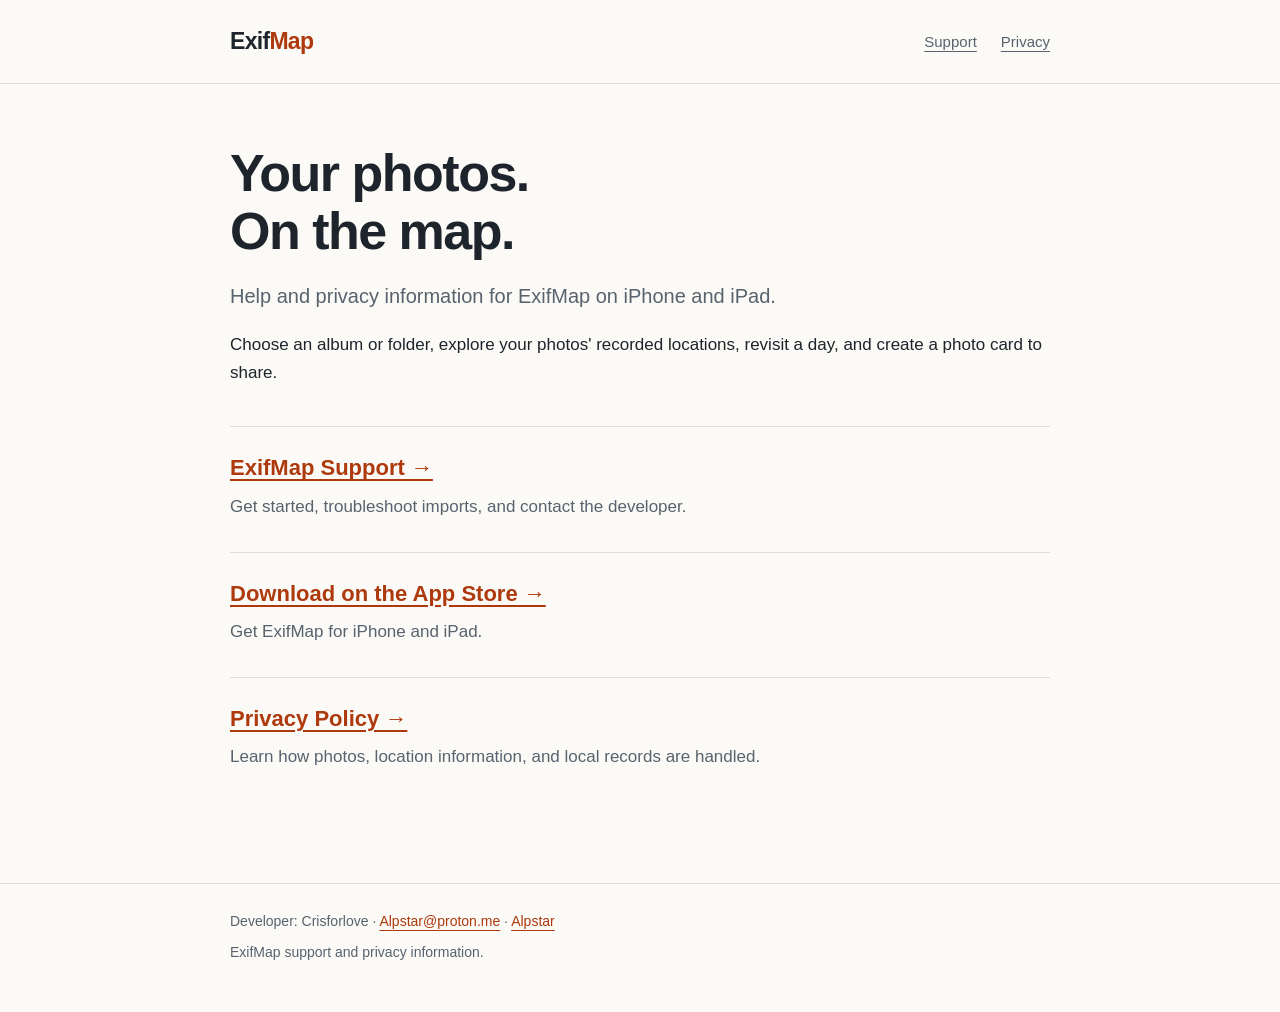
<file: index.html>
<!doctype html>
<html lang="en">
<head>
    <meta charset="utf-8">
    <meta name="viewport" content="width=device-width, initial-scale=1">
    <meta name="description" content="Official support and privacy information for ExifMap, a photo-location viewer for iPhone and iPad.">
    <title>ExifMap — Support &amp; Privacy</title>
    <link rel="stylesheet" href="styles.css">
    <link rel="icon" href="favicon.svg" type="image/svg+xml">
</head>
<body>
    <header><nav class="wrap" aria-label="Main navigation"><a class="brand" href="./">Exif<span>Map</span></a><div class="nav-links"><a href="support.html">Support</a><a href="privacy.html">Privacy</a></div></nav></header>
    <main class="wrap">
        <h1>Your photos.<br>On the map.</h1>
        <p class="intro">Help and privacy information for ExifMap on iPhone and iPad.</p>
        <p>Choose an album or folder, explore your photos' recorded locations, revisit a day, and create a photo card to share.</p>
        <ul class="home-links">
            <li><a href="support.html">ExifMap Support →</a><p>Get started, troubleshoot imports, and contact the developer.</p></li>
            <li><a href="https://apps.apple.com/app/id6824914892">Download on the App Store →</a><p>Get ExifMap for iPhone and iPad.</p></li>
        <li><a href="privacy.html">Privacy Policy →</a><p>Learn how photos, location information, and local records are handled.</p></li>
        </ul>
    </main>
    <footer><div class="wrap"><p>Developer: Crisforlove · <a href="mailto:Alpstar@proton.me">Alpstar@proton.me</a> · <a href="https://alpstar.dev">Alpstar</a></p><p>ExifMap support and privacy information.</p></div></footer>
</body>
</html>
</file>
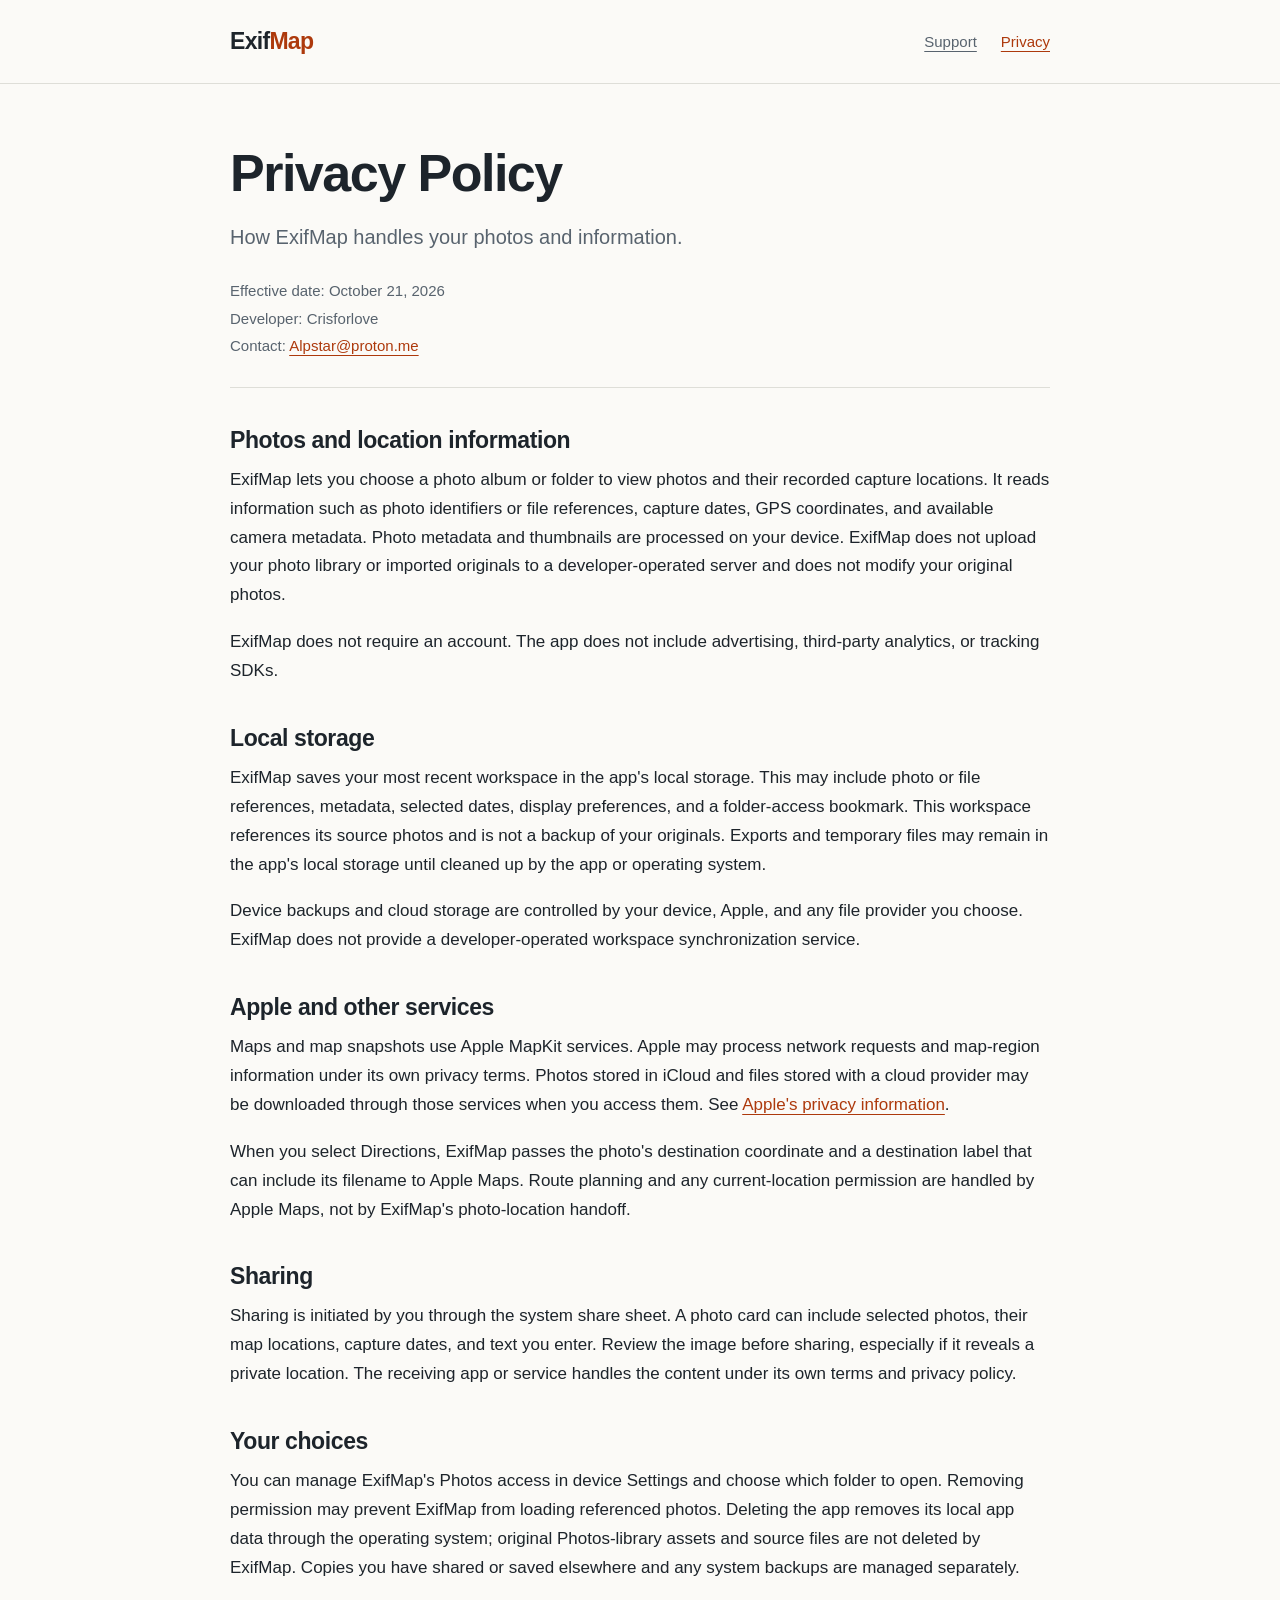
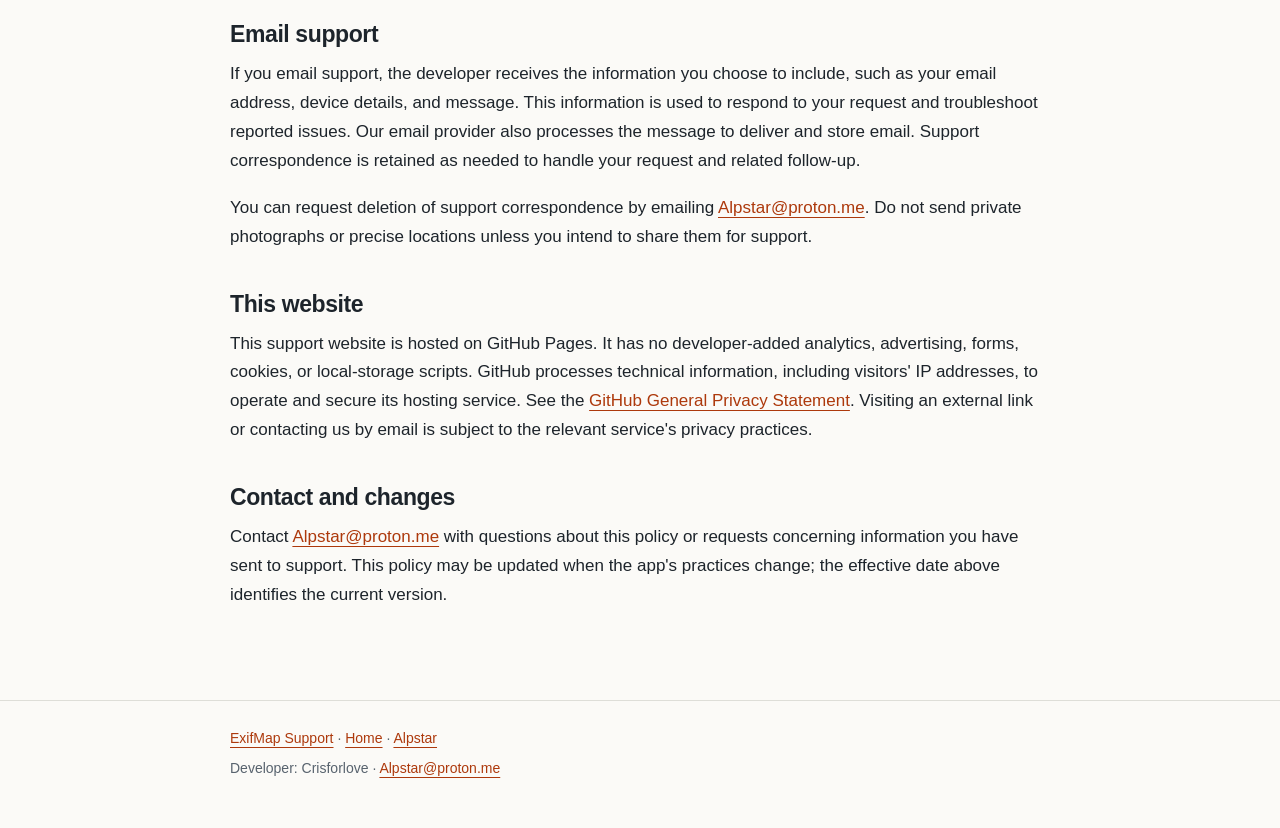
<file: privacy.html>
<!doctype html>
<html lang="en">
<head>
    <meta charset="utf-8">
    <meta name="viewport" content="width=device-width, initial-scale=1">
    <meta name="description" content="ExifMap privacy policy: on-device photo processing, local storage, Apple services, sharing, and contact information.">
    <title>Privacy Policy — ExifMap</title>
    <link rel="stylesheet" href="styles.css">
    <link rel="icon" href="favicon.svg" type="image/svg+xml">
</head>
<body>
    <header><nav class="wrap" aria-label="Main navigation"><a class="brand" href="./">Exif<span>Map</span></a><div class="nav-links"><a href="support.html">Support</a><a href="privacy.html" aria-current="page">Privacy</a></div></nav></header>
    <main class="wrap">
        <h1>Privacy Policy</h1>
        <p class="intro">How ExifMap handles your photos and information.</p>
        <div class="meta"><p>Effective date: October 21, 2026</p><p>Developer: Crisforlove</p><p>Contact: <a href="mailto:Alpstar@proton.me">Alpstar@proton.me</a></p></div>

        <h2>Photos and location information</h2>
        <p>ExifMap lets you choose a photo album or folder to view photos and their recorded capture locations. It reads information such as photo identifiers or file references, capture dates, GPS coordinates, and available camera metadata. Photo metadata and thumbnails are processed on your device. ExifMap does not upload your photo library or imported originals to a developer-operated server and does not modify your original photos.</p>
        <p>ExifMap does not require an account. The app does not include advertising, third-party analytics, or tracking SDKs.</p>

        <h2>Local storage</h2>
        <p>ExifMap saves your most recent workspace in the app's local storage. This may include photo or file references, metadata, selected dates, display preferences, and a folder-access bookmark. This workspace references its source photos and is not a backup of your originals. Exports and temporary files may remain in the app's local storage until cleaned up by the app or operating system.</p>
        <p>Device backups and cloud storage are controlled by your device, Apple, and any file provider you choose. ExifMap does not provide a developer-operated workspace synchronization service.</p>

        <h2>Apple and other services</h2>
        <p>Maps and map snapshots use Apple MapKit services. Apple may process network requests and map-region information under its own privacy terms. Photos stored in iCloud and files stored with a cloud provider may be downloaded through those services when you access them. See <a href="https://www.apple.com/legal/privacy/">Apple's privacy information</a>.</p>
        <p>When you select Directions, ExifMap passes the photo's destination coordinate and a destination label that can include its filename to Apple Maps. Route planning and any current-location permission are handled by Apple Maps, not by ExifMap's photo-location handoff.</p>

        <h2>Sharing</h2>
        <p>Sharing is initiated by you through the system share sheet. A photo card can include selected photos, their map locations, capture dates, and text you enter. Review the image before sharing, especially if it reveals a private location. The receiving app or service handles the content under its own terms and privacy policy.</p>

        <h2>Your choices</h2>
        <p>You can manage ExifMap's Photos access in device Settings and choose which folder to open. Removing permission may prevent ExifMap from loading referenced photos. Deleting the app removes its local app data through the operating system; original Photos-library assets and source files are not deleted by ExifMap. Copies you have shared or saved elsewhere and any system backups are managed separately.</p>

        <h2>Email support</h2>
        <p>If you email support, the developer receives the information you choose to include, such as your email address, device details, and message. This information is used to respond to your request and troubleshoot reported issues. Our email provider also processes the message to deliver and store email. Support correspondence is retained as needed to handle your request and related follow-up.</p>
        <p>You can request deletion of support correspondence by emailing <a href="mailto:Alpstar@proton.me">Alpstar@proton.me</a>. Do not send private photographs or precise locations unless you intend to share them for support.</p>

        <h2>This website</h2>
        <p>This support website is hosted on GitHub Pages. It has no developer-added analytics, advertising, forms, cookies, or local-storage scripts. GitHub processes technical information, including visitors' IP addresses, to operate and secure its hosting service. See the <a href="https://docs.github.com/en/site-policy/privacy-policies/github-general-privacy-statement">GitHub General Privacy Statement</a>. Visiting an external link or contacting us by email is subject to the relevant service's privacy practices.</p>

        <h2>Contact and changes</h2>
        <p>Contact <a href="mailto:Alpstar@proton.me">Alpstar@proton.me</a> with questions about this policy or requests concerning information you have sent to support. This policy may be updated when the app's practices change; the effective date above identifies the current version.</p>
    </main>
    <footer><div class="wrap"><p><a href="support.html">ExifMap Support</a> · <a href="./">Home</a> · <a href="https://alpstar.dev">Alpstar</a></p><p>Developer: Crisforlove · <a href="mailto:Alpstar@proton.me">Alpstar@proton.me</a></p></div></footer>
</body>
</html>
</file>
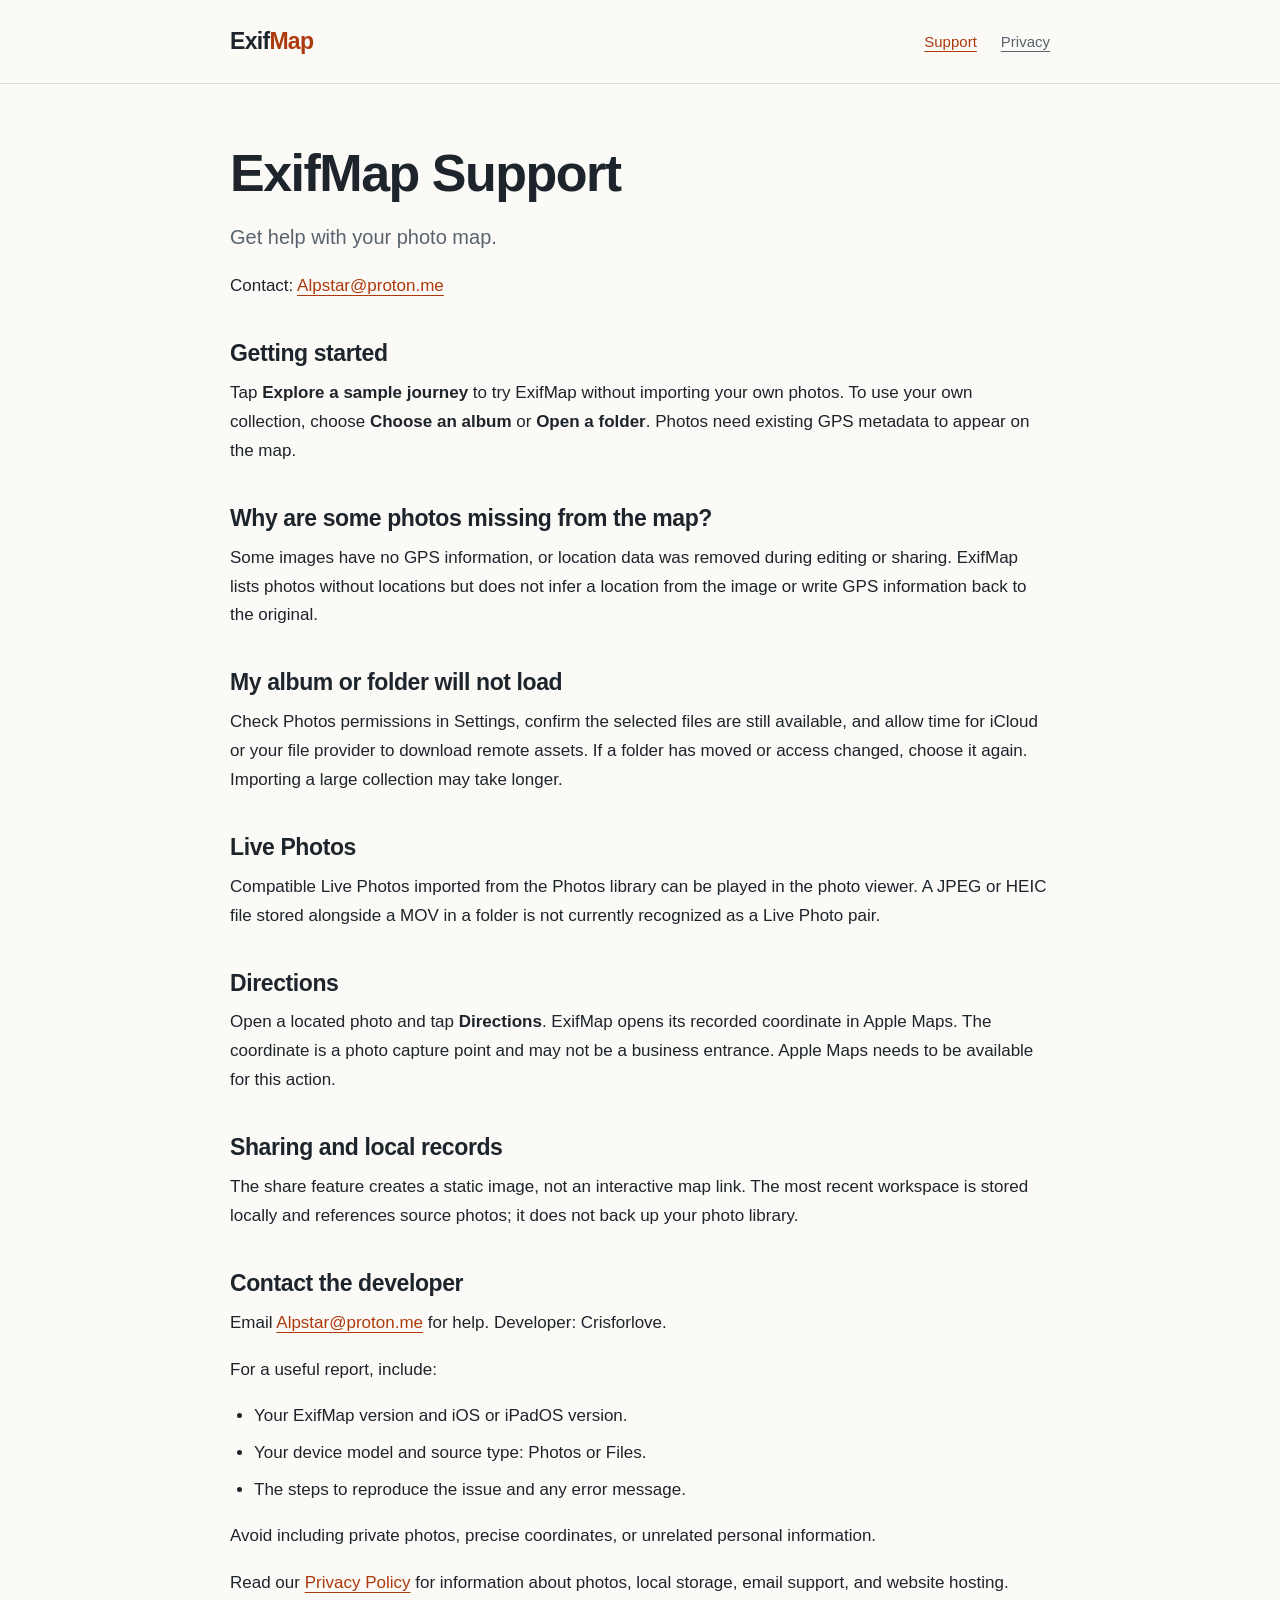
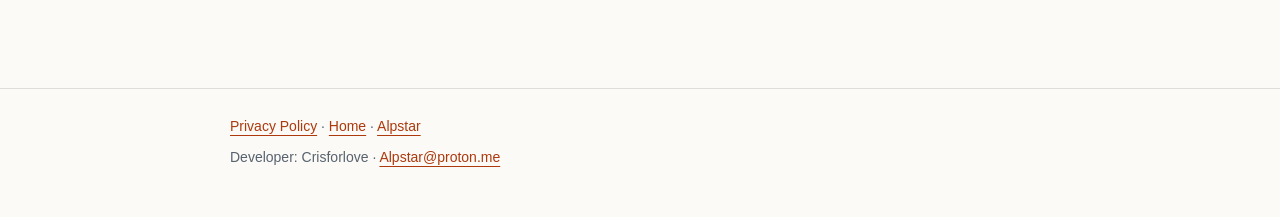
<file: support.html>
<!doctype html>
<html lang="en">
<head>
    <meta charset="utf-8">
    <meta name="viewport" content="width=device-width, initial-scale=1">
    <meta name="description" content="ExifMap support: photo imports, missing GPS locations, Live Photos, directions, sharing, and developer contact.">
    <title>Support — ExifMap</title>
    <link rel="stylesheet" href="styles.css">
    <link rel="icon" href="favicon.svg" type="image/svg+xml">
</head>
<body>
    <header><nav class="wrap" aria-label="Main navigation"><a class="brand" href="./">Exif<span>Map</span></a><div class="nav-links"><a href="support.html" aria-current="page">Support</a><a href="privacy.html">Privacy</a></div></nav></header>
    <main class="wrap">
        <h1>ExifMap Support</h1>
        <p class="intro">Get help with your photo map.</p>
        <p>Contact: <a href="mailto:Alpstar@proton.me">Alpstar@proton.me</a></p>

        <h2>Getting started</h2>
        <p>Tap <strong>Explore a sample journey</strong> to try ExifMap without importing your own photos. To use your own collection, choose <strong>Choose an album</strong> or <strong>Open a folder</strong>. Photos need existing GPS metadata to appear on the map.</p>

        <h2>Why are some photos missing from the map?</h2>
        <p>Some images have no GPS information, or location data was removed during editing or sharing. ExifMap lists photos without locations but does not infer a location from the image or write GPS information back to the original.</p>

        <h2>My album or folder will not load</h2>
        <p>Check Photos permissions in Settings, confirm the selected files are still available, and allow time for iCloud or your file provider to download remote assets. If a folder has moved or access changed, choose it again. Importing a large collection may take longer.</p>

        <h2>Live Photos</h2>
        <p>Compatible Live Photos imported from the Photos library can be played in the photo viewer. A JPEG or HEIC file stored alongside a MOV in a folder is not currently recognized as a Live Photo pair.</p>

        <h2>Directions</h2>
        <p>Open a located photo and tap <strong>Directions</strong>. ExifMap opens its recorded coordinate in Apple Maps. The coordinate is a photo capture point and may not be a business entrance. Apple Maps needs to be available for this action.</p>

        <h2>Sharing and local records</h2>
        <p>The share feature creates a static image, not an interactive map link. The most recent workspace is stored locally and references source photos; it does not back up your photo library.</p>

        <h2>Contact the developer</h2>
        <p>Email <a href="mailto:Alpstar@proton.me">Alpstar@proton.me</a> for help. Developer: Crisforlove.</p>
        <p>For a useful report, include:</p>
        <ul><li>Your ExifMap version and iOS or iPadOS version.</li><li>Your device model and source type: Photos or Files.</li><li>The steps to reproduce the issue and any error message.</li></ul>
        <p>Avoid including private photos, precise coordinates, or unrelated personal information.</p>
        <p>Read our <a href="privacy.html">Privacy Policy</a> for information about photos, local storage, email support, and website hosting.</p>
    </main>
    <footer><div class="wrap"><p><a href="privacy.html">Privacy Policy</a> · <a href="./">Home</a> · <a href="https://alpstar.dev">Alpstar</a></p><p>Developer: Crisforlove · <a href="mailto:Alpstar@proton.me">Alpstar@proton.me</a></p></div></footer>
</body>
</html>
</file>
<file: styles.css>
:root { color-scheme: light; --ink: #1d242b; --muted: #58636e; --accent: #ad390c; --paper: #fbfaf7; --line: #deded8; }
* { box-sizing: border-box; }
body { margin: 0; color: var(--ink); background: var(--paper); font-family: -apple-system, BlinkMacSystemFont, "Segoe UI", sans-serif; font-size: 17px; line-height: 1.7; }
a { color: var(--accent); text-underline-offset: 4px; overflow-wrap: anywhere; }
a:hover { text-decoration-thickness: 2px; }
a:focus-visible { outline: 3px solid var(--accent); outline-offset: 5px; border-radius: 2px; }
.wrap { width: min(100% - 48px, 820px); margin-inline: auto; }
header { border-bottom: 1px solid var(--line); }
nav { display: flex; align-items: center; justify-content: space-between; gap: 20px; padding-block: 22px; flex-wrap: wrap; }
.brand { color: var(--ink); font-size: 23px; font-weight: 750; letter-spacing: -.7px; text-decoration: none; }
.brand span { color: var(--accent); }
.nav-links { display: flex; gap: 24px; font-size: 15px; }
.nav-links a { color: var(--muted); }
.nav-links a[aria-current="page"] { color: var(--accent); }
main { padding-block: 60px 72px; min-height: 65vh; }
h1 { margin: 0 0 18px; font-size: clamp(34px, 6vw, 52px); line-height: 1.12; letter-spacing: -1.5px; }
h2 { margin: 38px 0 10px; font-size: 23px; line-height: 1.3; letter-spacing: -.4px; }
p { margin: 0 0 18px; }
.intro { color: var(--muted); font-size: 20px; max-width: 620px; }
.meta { color: var(--muted); font-size: 15px; margin-block: 24px 34px; padding-bottom: 26px; border-bottom: 1px solid var(--line); }
.meta p { margin: 2px 0; }
ul { padding-left: 24px; }
li { margin-block: 8px; }
.home-links { list-style: none; padding: 0; margin-top: 38px; }
.home-links li { padding-block: 22px; border-top: 1px solid var(--line); }
.home-links a { font-size: 22px; font-weight: 650; }
.home-links p { margin: 6px 0 0; color: var(--muted); }
footer { border-top: 1px solid var(--line); color: var(--muted); padding-block: 26px 40px; font-size: 14px; }
footer p { margin-bottom: 7px; }
@media (max-width: 480px) { .wrap { width: calc(100% - 36px); } main { padding-top: 40px; } nav { gap: 12px; } .nav-links { gap: 18px; } }
</file>
